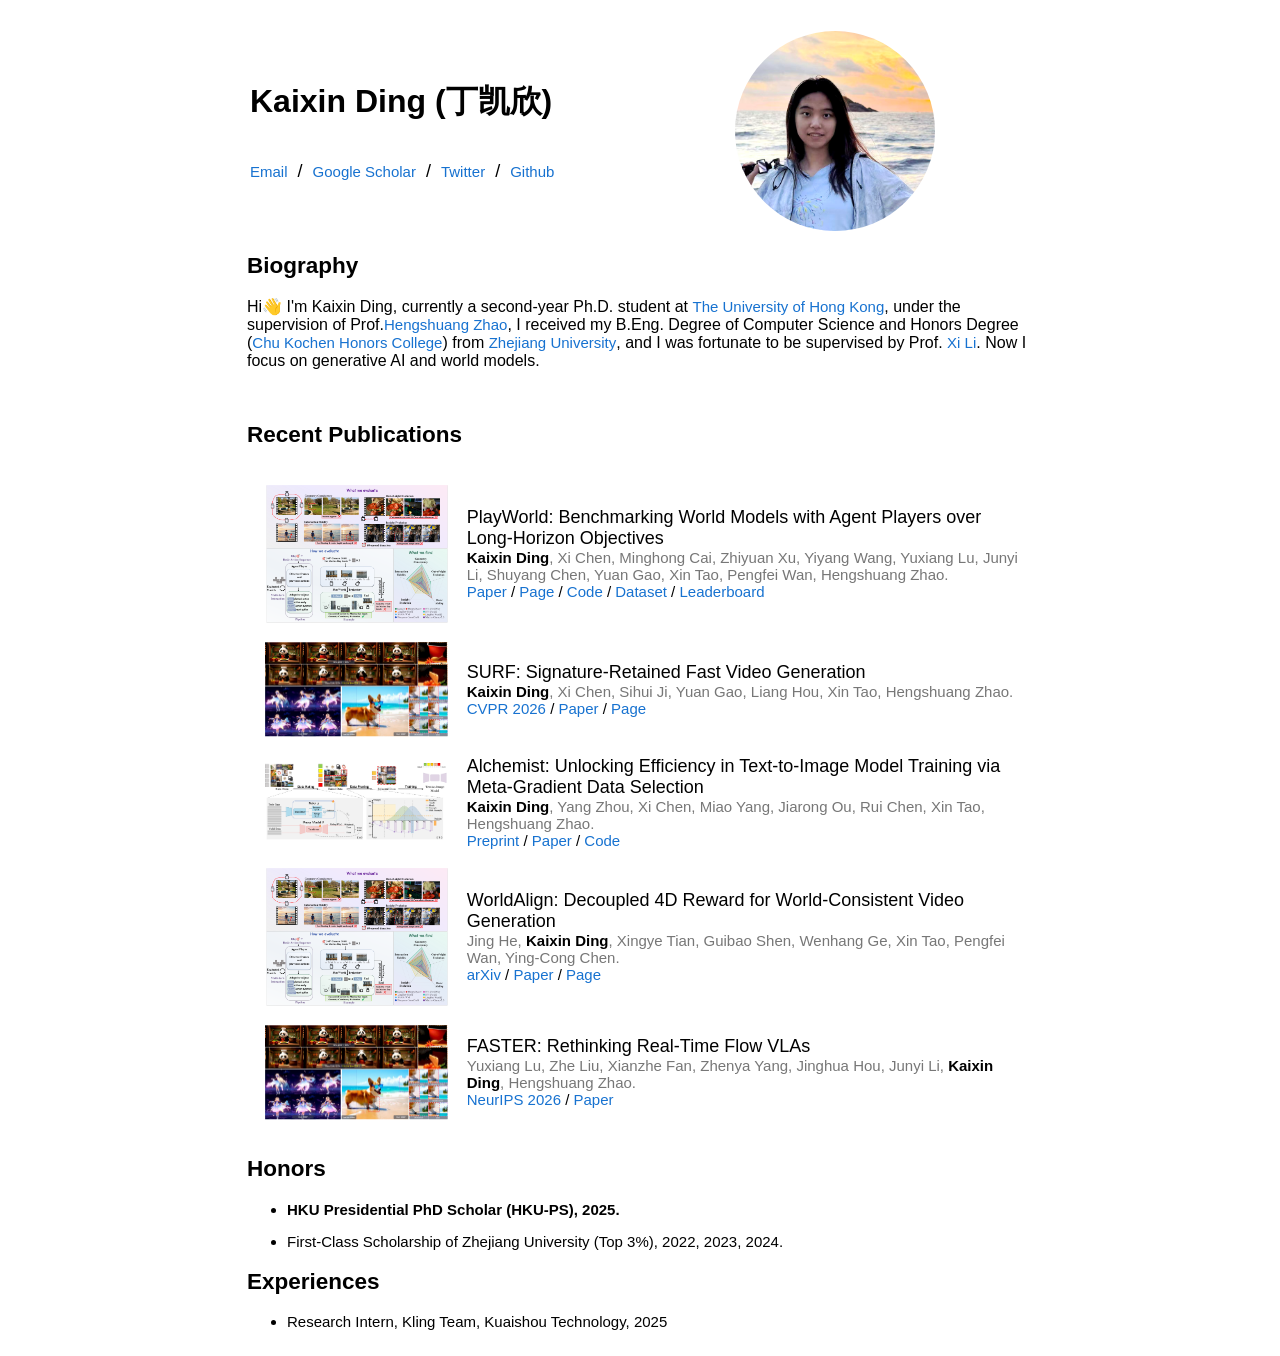
<file: index.html>
<html>
    <head>
        <link rel="stylesheet" href="font.css">
        <title>Kaixin Ding</title>
</head>
    <body><table border=0 width=800px align=center><tr><td>
    
        <td valign="top">

        <br>
        <table style="font-size: 11pt;" border=0 width=100%>
            <tr>
                <td>
                    <font face="helvetica, ariel, 'sans serif'" size="6"> 
                        <b>Kaixin Ding (丁凯欣)</b><br><br>
                    </font>
                    <font face="helvetica, ariel, 'sans serif'" size="4"> 
                        <a href="mailto:kxding@connect.hku.hk">Email</a> &nbsp/&nbsp
                        <a href="https://scholar.google.com/citations?hl=zh-CN&user=5lKPmzYAAAAJ">Google Scholar</a> &nbsp/&nbsp
                        <a href="https://github.com/kxding">Twitter</a> &nbsp/&nbsp
                        <a href="https://github.com/kxding"> Github </a> 
                    </font>
                </td>
                <td width="35%" align="right" style="padding-right: 100px;">
                    <img src="image/kaixinding.jpg"
                         width="200"
                         height="200"
                         style="border-radius: 50%; object-fit: cover;"
                         border="0">
                </td>
            </tr>
        </table> 

        
        <font face="helvetica, ariel, 'sans serif'"> 
        <h2>Biography</h2>
        
        <p style="font-size: 12pt;">
            Hi👋 I'm Kaixin Ding, currently a second-year Ph.D. student at <a href="https://www.hku.hk/" target="_blank" rel="noopener">The University of Hong Kong</a>, under the supervision of Prof.<a href="https://hszhao.github.io/" target="_blank" rel="noopener">Hengshuang Zhao</a>,
            I received my B.Eng. Degree of Computer Science and Honors Degree (<a href="http://ckc.zju.edu.cn/ckcen/" target="_blank" rel="noopener">Chu Kochen Honors College</a>) from <a href="https://www.zju.edu.cn/english/" target="_blank" rel="noopener">Zhejiang University</a>, and I was fortunate to be supervised by Prof. <a href="https://scholar.google.com/citations?user=TYNPJQMAAAAJ&amp;hl=en" target="_blank" rel="noopener">Xi Li</a>.
            Now I focus on generative AI and world models.
        </p>
        <br>

        <h2>Recent Publications </h2>
        <font face="helvetica, ariel, 'sans serif'">
            <table cellspacing="17">
                
                <tr>
                    <td width="25%">
                        <img width=100% height=auto src="image/PlayWorld/teaser.png" border="0">
                            </td>
                    <td>
                    <div class="title"> PlayWorld: Benchmarking World Models with Agent Players over Long-Horizon Objectives</div>
                    <div class="authors">
                        <span class="author cy">Kaixin Ding</span>,
                        <a href="https://xavierchen34.github.io/">Xi Chen</a>,
                        Minghong Cai,
                        Zhiyuan Xu,
                        Yiyang Wang,
                        Yuxiang Lu,
                        Junyi Li,
                        Shuyang Chen,
                        Yuan Gao,
                        <a href="https://www.xtao.website/">Xin Tao</a>,
                        Pengfei Wan,
                        <a href="https://hszhao.github.io/">Hengshuang Zhao</a>.
                    </div>
                    <div>
                        <span class="tag"> <a href="https://arxiv.org/pdf/2608.13552">Paper</a> </span> /
                        <span class="tag"> <a href="https://kxding.github.io/project/PlayWorld/">Page</a> </span> /
                        <span class="tag"> <a href="https://github.com/kxding/PlayWorld">Code</a> </span> /
                        <span class="tag"> <a href="https://huggingface.co/datasets/jocelynd/playworld-bench">Dataset</a> </span> /
                        <span class="tag"> <a href="https://huggingface.co/spaces/jocelynd/PlayWorld-Leaderboard">Leaderboard</a> </span>
                    </div>
                    </td>
                </tr>

                <tr>
                    <td width="25%">
                        <img width=100% height=auto src="image/SURF/pipeline.png" border="0">
                            </td>
                    <td>
                    <div class="title"> SURF: Signature-Retained Fast Video Generation</div>
                    <div class="authors">
                        <span class="author cy">Kaixin Ding</span>,
                        <a href="https://xavierchen34.github.io/">Xi Chen</a>, 
                        Sihui Ji,
                        Yuan Gao,
                        Liang Hou,
                        <a href="https://www.xtao.website/">Xin Tao</a>, 
                        <a href="https://hszhao.github.io/">Hengshuang Zhao</a>.
                    </div>
                    <div>
                        <span class="tag"> CVPR 2026 </span> /
                        <span class="tag"> <a href="https://arxiv.org/abs/2603.21002">Paper</a> </span> /
                        <span class="tag"> <a href="https://kxding.github.io/project/SURF/">Page</a> </span>
                    </div>
                    </td>
                </tr>

                <tr>
                    <td width="25%">
                        <img width=100% height=auto src="image/Alchemist/pipeline.png" border="0">
                            </td>
                    <td>
                    <div class="title"> Alchemist: Unlocking Efficiency in Text-to-Image Model Training via Meta-Gradient Data Selection</div>
                    <div class="authors">
                        <span class="author cy">Kaixin Ding</span>,
                        Yang Zhou,
                        <a href="https://xavierchen34.github.io/">Xi Chen</a>, 
                        Miao Yang,
                        Jiarong Ou,
                        Rui Chen,
                        <a href="https://www.xtao.website/">Xin Tao</a>, 
                        <a href="https://hszhao.github.io/">Hengshuang Zhao</a>.
                    </div>
                    <div>
                        <span class="tag"> Preprint </span> /
                        <span class="tag"> <a href="https://arxiv.org/pdf/2512.16905">Paper</a> </span> /
                        <span class="tag"> <a href="https://github.com/KlingAIResearch/Alchemist">Code</a> </span>
                    </div>
                    </td>
                </tr>

                <tr>
                    <td width="25%">
                        <img width=100% height=auto src="image/PlayWorld/teaser.png" border="0">
                            </td>
                    <td>
                    <div class="title"> WorldAlign: Decoupled 4D Reward for World-Consistent Video Generation</div>
                    <div class="authors">
                        Jing He,
                        <span class="author cy">Kaixin Ding</span>,
                        Xingye Tian,
                        Guibao Shen,
                        Wenhang Ge,
                        <a href="https://www.xtao.website/">Xin Tao</a>,
                        Pengfei Wan,
                        Ying-Cong Chen.
                    </div>
                    <div>
                        <span class="tag"> arXiv </span> /
                        <span class="tag"> <a href="https://arxiv.org/abs/2610.12382">Paper</a> </span> /
                        <span class="tag"> <a href="https://worldalign.github.io/">Page</a> </span>
                    </div>
                    </td>
                </tr>

                <tr>
                    <td width="25%">
                        <img width=100% height=auto src="image/SURF/pipeline.png" border="0">
                            </td>
                    <td>
                    <div class="title"> FASTER: Rethinking Real-Time Flow VLAs</div>
                    <div class="authors">
                        Yuxiang Lu,
                        Zhe Liu,
                        Xianzhe Fan,
                        Zhenya Yang,
                        Jinghua Hou,
                        Junyi Li,
                        <span class="author cy">Kaixin Ding</span>,
                        <a href="https://hszhao.github.io/">Hengshuang Zhao</a>.
                    </div>
                    <div>
                        <span class="tag"> NeurIPS 2026 </span> /
                        <span class="tag"> <a href="https://arxiv.org/abs/2603.19199">Paper</a> </span>
                    </div>
                    </td>
                </tr>
            </table>
        </font>
        
        <h2>Honors</h2>
        <font face="helvetica, ariel, 'sans serif'">   
        <ul>
        <li> <strong>HKU Presidential PhD Scholar (HKU-PS), 2025. </strong></li>
        </ul>
        <ul>
        <li> First-Class Scholarship of Zhejiang University (Top 3%), 2022, 2023, 2024. </li>
        </ul> 

        <h2>Experiences</h2>
        <font face="helvetica, ariel, 'sans serif'">
        <ul>
        <li>Research Intern, Kling Team, Kuaishou Technology, 2025</li>
        </ul> 

        <!-- <br>
        <h2>Misc</h2>
        <font face="helvetica, ariel, 'sans serif'"> 
        <ul>
        <li><strong>Reviewers:</strong> CVPR 2025, ICCV 2025, Pattern Recognition</li>
        </ul> 
        <ul>
        <li><strong>Teaching Assistant:</strong> Computer Programming</li>
        </ul>
        <ul>
        <li><strong>Invited talks:</strong> GAMES Webinar; SIGGRAGH 2025 oral presentation. </li>
        </ul>
        </font>
        </body> -->
</html>
</file>
<file: font.css>
a {
                  color: #1772d0;
                  text-decoration: none;
                }


                a:focus,
                a:hover {
                  color: #f09228;
                  text-decoration: none;
                }

                body,
                td,
                th,
                tr,
                p,
                a {
                  font-family: 'Lato', Verdana, Helvetica, sans-serif;
                  font-size: 15px
                }

                strong {
                  font-family: 'Lato', Verdana, Helvetica, sans-serif;
                  font-size: 15px;
                }
                heading {
                  font-family: 'Lato', Verdana, Helvetica, sans-serif;
                  font-size: 23px;
                }

                papertitle {
                  color: #000000;
                  font-family: 'Lato', Verdana, Helvetica, sans-serif;
                  font-size: 18px;
                }

                author {
                  color: #000000;
                  font-family: 'Lato', Verdana, Helvetica, sans-serif;
                  font-size: 15px;
                  /* font-weight: bold;  */
                }

                name {
                  font-family: 'Lato', Verdana, Helvetica, sans-serif;
                  font-size: 33px;
                }

                .one {
                  width: 160px;
                  height: 160px;
                  position: relative;
                }

                .two {
                  width: 160px;
                  height: 160px;
                  position: absolute;
                  transition: opacity .2s ease-in-out;
                  -moz-transition: opacity .2s ease-in-out;
                  -webkit-transition: opacity .2s ease-in-out;
                }

                .fade {
                  transition: opacity .2s ease-in-out;
                  -moz-transition: opacity .2s ease-in-out;
                  -webkit-transition: opacity .2s ease-in-out;
                }

                span.highlight {
                  background-color: #ffffd0;
                }


div.title{color:#000000;font-size:18px}
span.venue{color:#1772d0;font-size:15px}
span.tag{color:#1772d0;font-size: 15px}

div.authors a:link,
div.authors a:visited{color:#777777;text-decoration:None}
div.authors a:hover{color:#f09228;text-decoration:None}
div.authors{font-size:100%;color:#777777;}
span.cy{color:#000000;font-size: 15px; font-weight: bold;}
</file>
